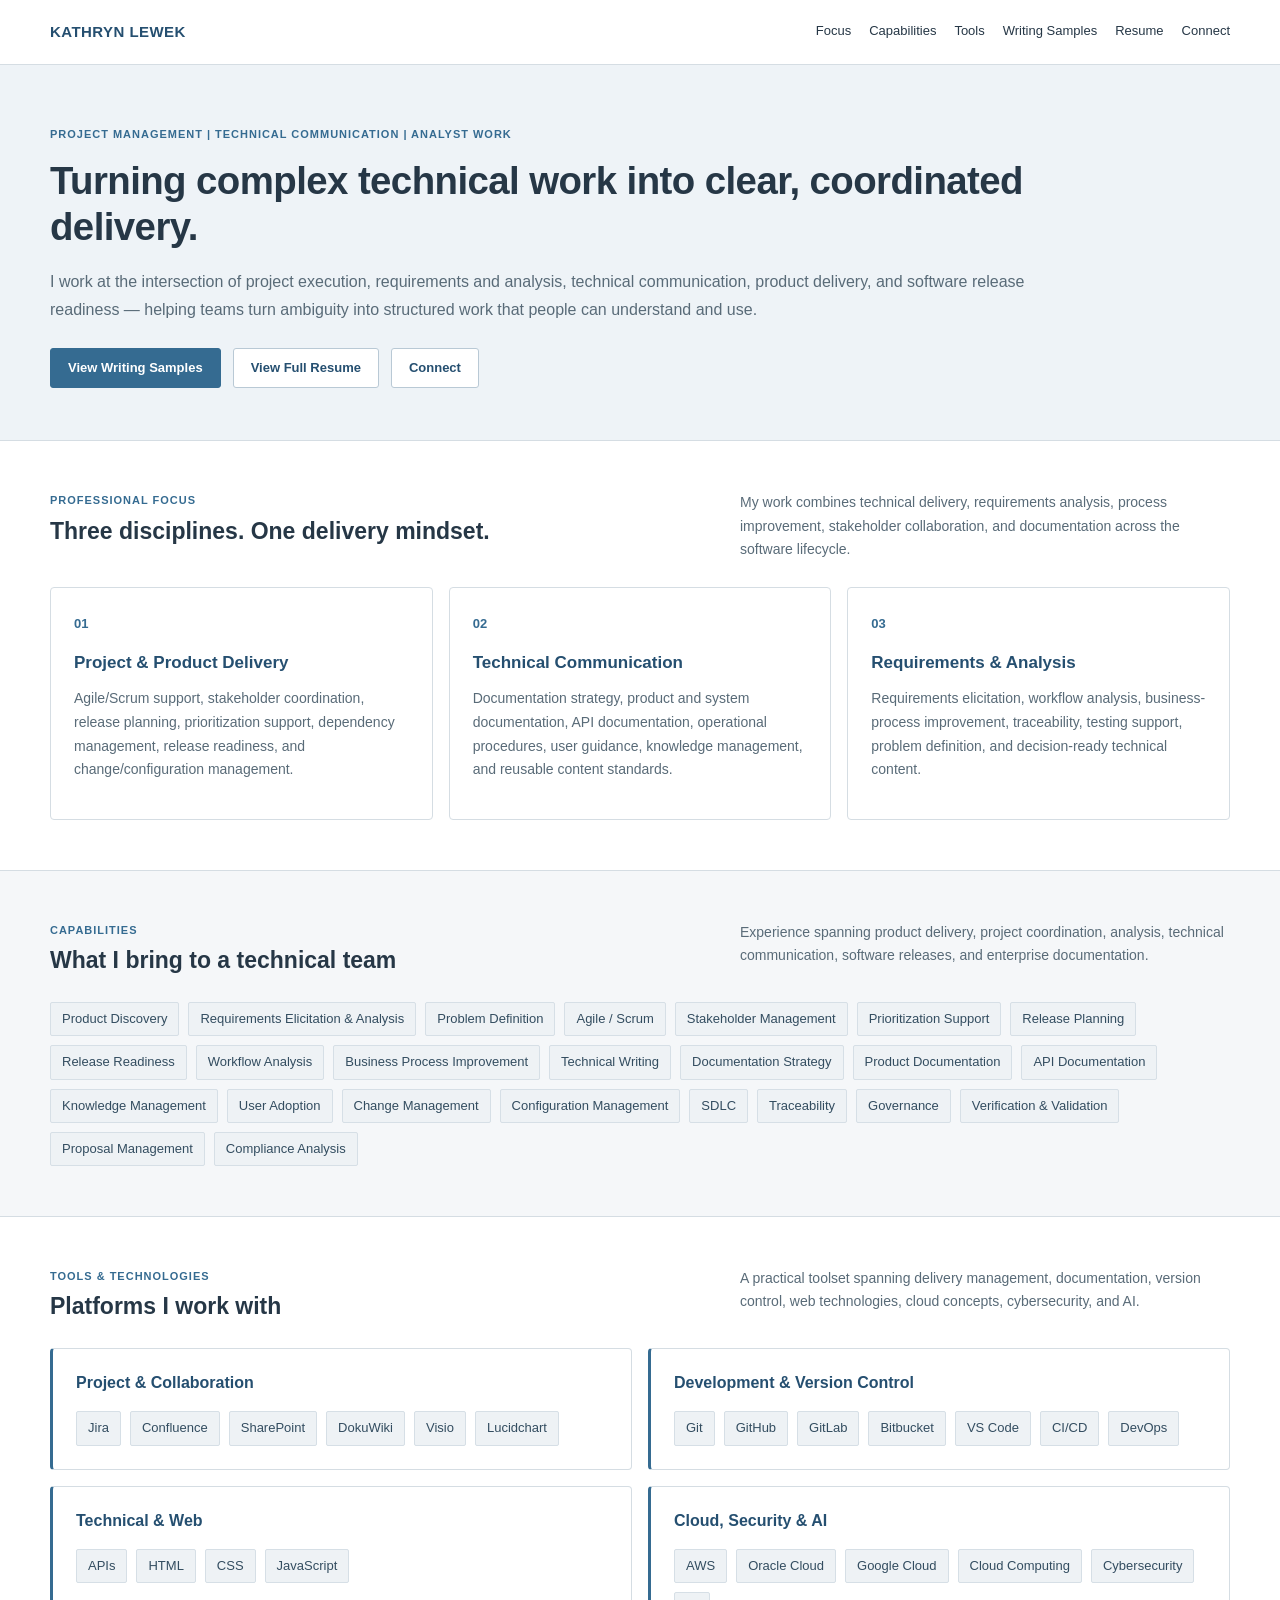
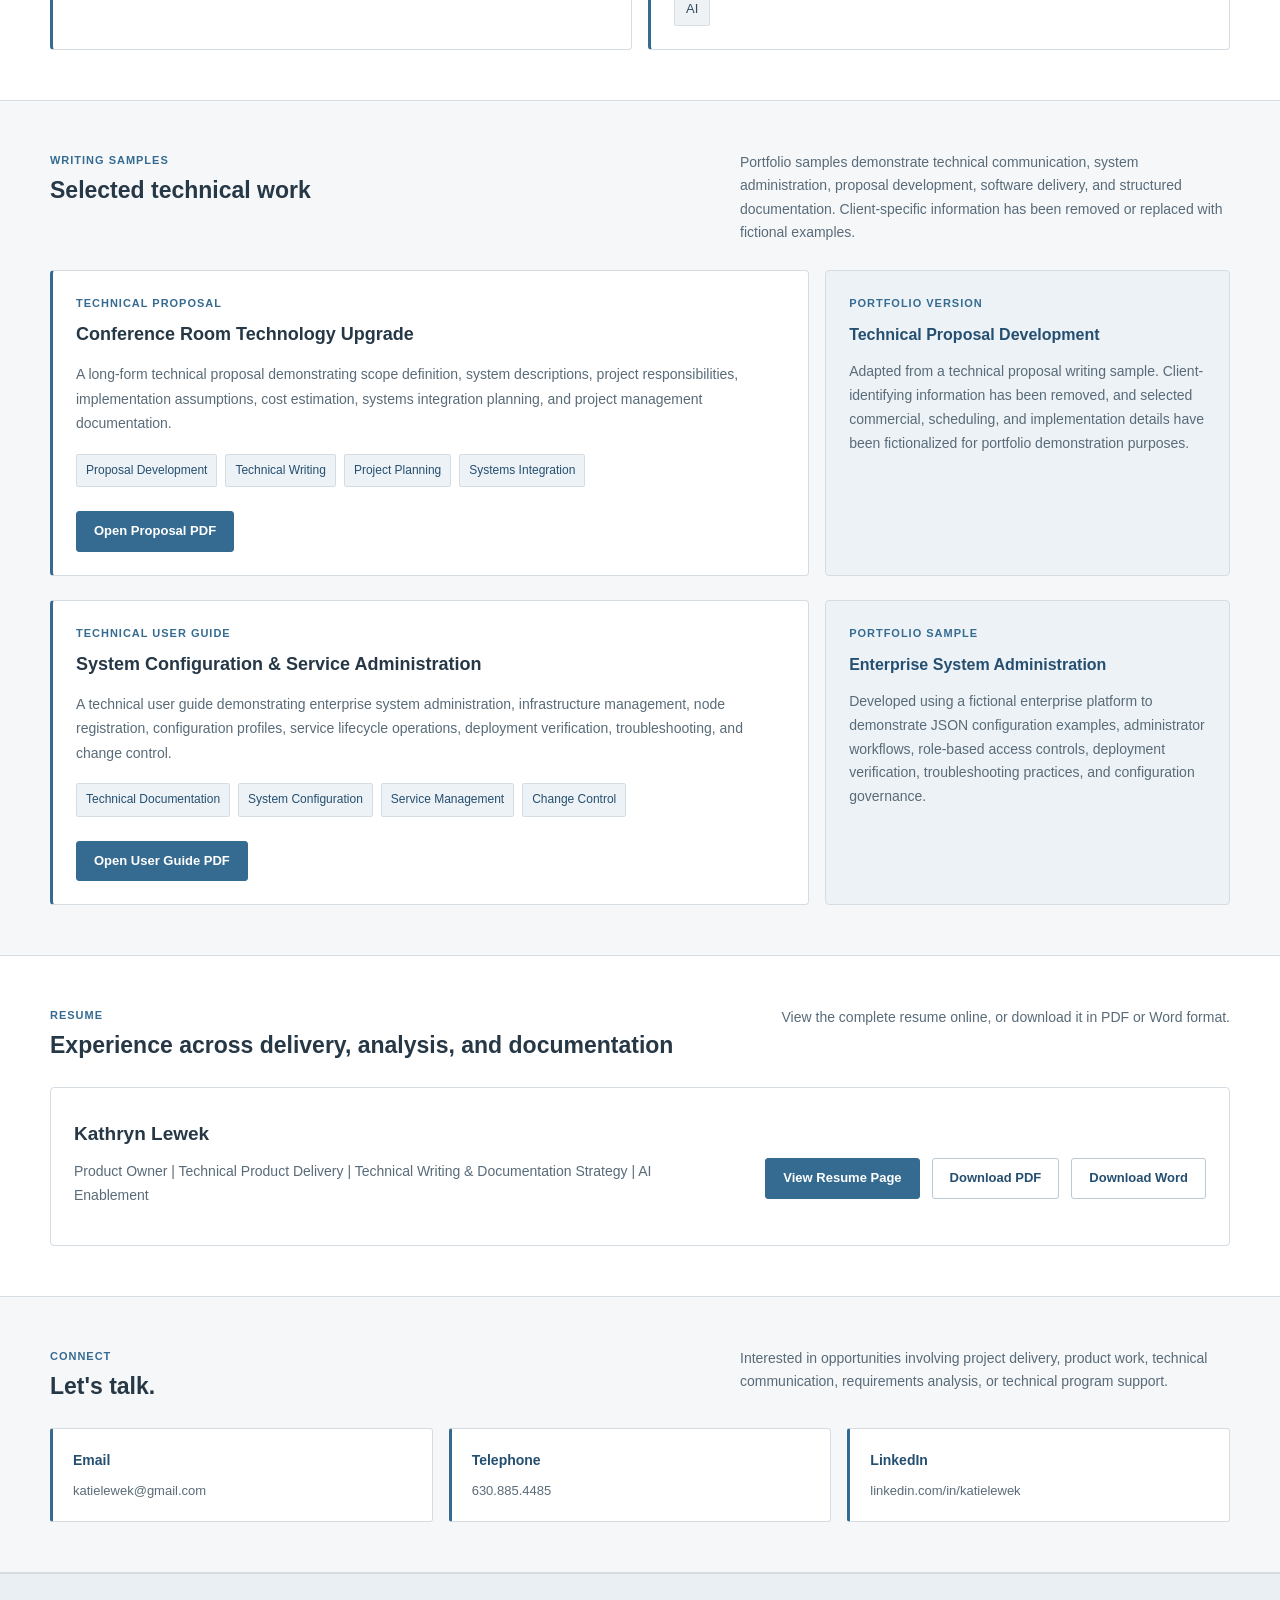
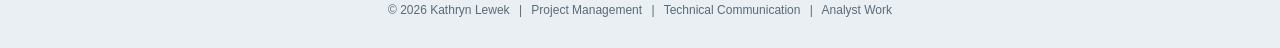
<file: index.html>
<!DOCTYPE html>
<html lang="en">

<head>
  <meta charset="UTF-8">
  <meta name="viewport"
        content="width=device-width, initial-scale=1.0">

  <meta name="description"
        content="Kathryn Lewek portfolio featuring project management, technical communication, requirements analysis, and technical writing.">

  <title>Kathryn Lewek | Professional Portfolio</title>

  <link rel="stylesheet" href="/styles.css?v=11">
</head>

<body>

<!-- =====================================
     NAVIGATION
===================================== -->

<nav class="nav">
  <div class="wrap navin">

    <a href="index.html" class="brand">
      KATHRYN LEWEK
    </a>

    <button class="menu-toggle"
            type="button"
            aria-label="Toggle navigation menu"
            aria-expanded="false"
            aria-controls="main-navigation">
      <span class="menu-symbol"
            aria-hidden="true">&#9776;</span>
      <span class="menu-label">Menu</span>
    </button>

    <div class="links" id="main-navigation">
      <a href="#focus">Focus</a>
      <a href="#capabilities">Capabilities</a>
      <a href="#tools">Tools</a>
      <a href="#samples">Writing Samples</a>
      <a href="resume.html">Resume</a>
      <a href="#connect">Connect</a>
    </div>

  </div>
</nav>


<!-- =====================================
     HERO
===================================== -->

<header class="hero">
  <div class="wrap">

    <div class="eyebrow">
      Project Management |
      Technical Communication |
      Analyst Work
    </div>

    <h1>
      Turning complex technical work into
      clear, coordinated delivery.
    </h1>

    <p class="lede">
      I work at the intersection of project execution,
      requirements and analysis, technical communication,
      product delivery, and software release readiness —
      helping teams turn ambiguity into structured work
      that people can understand and use.
    </p>

    <div class="actions">

      <a href="#samples" class="btn primary">
        View Writing Samples
      </a>

      <a href="resume.html" class="btn">
        View Full Resume
      </a>

      <a href="#connect" class="btn">
        Connect
      </a>

    </div>

  </div>
</header>


<main>

<!-- =====================================
     PROFESSIONAL FOCUS
===================================== -->

<section id="focus">
  <div class="wrap">

    <div class="sectionhead">
      <div>
        <div class="eyebrow">
          Professional Focus
        </div>

        <h2>
          Three disciplines. One delivery mindset.
        </h2>
      </div>

      <p>
        My work combines technical delivery,
        requirements analysis, process improvement,
        stakeholder collaboration, and documentation
        across the software lifecycle.
      </p>
    </div>

    <div class="grid3">

      <article class="card">
        <div class="card-icon">01</div>

        <h3>Project &amp; Product Delivery</h3>

        <p>
          Agile/Scrum support, stakeholder coordination,
          release planning, prioritization support,
          dependency management, release readiness,
          and change/configuration management.
        </p>
      </article>

      <article class="card">
        <div class="card-icon">02</div>

        <h3>Technical Communication</h3>

        <p>
          Documentation strategy, product and system
          documentation, API documentation, operational
          procedures, user guidance, knowledge management,
          and reusable content standards.
        </p>
      </article>

      <article class="card">
        <div class="card-icon">03</div>

        <h3>Requirements &amp; Analysis</h3>

        <p>
          Requirements elicitation, workflow analysis,
          business-process improvement, traceability,
          testing support, problem definition,
          and decision-ready technical content.
        </p>
      </article>

    </div>

  </div>
</section>


<!-- =====================================
     CAPABILITIES
===================================== -->

<section id="capabilities">
  <div class="wrap">

    <div class="sectionhead">
      <div>
        <div class="eyebrow">Capabilities</div>

        <h2>
          What I bring to a technical team
        </h2>
      </div>

      <p>
        Experience spanning product delivery,
        project coordination, analysis,
        technical communication, software releases,
        and enterprise documentation.
      </p>
    </div>

    <div class="pillbox">
      <span class="pill">Product Discovery</span>
      <span class="pill">Requirements Elicitation &amp; Analysis</span>
      <span class="pill">Problem Definition</span>
      <span class="pill">Agile / Scrum</span>
      <span class="pill">Stakeholder Management</span>
      <span class="pill">Prioritization Support</span>
      <span class="pill">Release Planning</span>
      <span class="pill">Release Readiness</span>
      <span class="pill">Workflow Analysis</span>
      <span class="pill">Business Process Improvement</span>
      <span class="pill">Technical Writing</span>
      <span class="pill">Documentation Strategy</span>
      <span class="pill">Product Documentation</span>
      <span class="pill">API Documentation</span>
      <span class="pill">Knowledge Management</span>
      <span class="pill">User Adoption</span>
      <span class="pill">Change Management</span>
      <span class="pill">Configuration Management</span>
      <span class="pill">SDLC</span>
      <span class="pill">Traceability</span>
      <span class="pill">Governance</span>
      <span class="pill">Verification &amp; Validation</span>
      <span class="pill">Proposal Management</span>
      <span class="pill">Compliance Analysis</span>
    </div>

  </div>
</section>


<!-- =====================================
     TOOLS & TECHNOLOGIES
===================================== -->

<section id="tools">
  <div class="wrap">

    <div class="sectionhead">
      <div>
        <div class="eyebrow">
          Tools &amp; Technologies
        </div>

        <h2>
          Platforms I work with
        </h2>
      </div>

      <p>
        A practical toolset spanning delivery management,
        documentation, version control, web technologies,
        cloud concepts, cybersecurity, and AI.
      </p>
    </div>

    <div class="tool-groups">

      <div class="tool-group card">
        <h3>Project &amp; Collaboration</h3>
        <div class="pillbox">
          <span class="pill">Jira</span>
          <span class="pill">Confluence</span>
          <span class="pill">SharePoint</span>
          <span class="pill">DokuWiki</span>
          <span class="pill">Visio</span>
          <span class="pill">Lucidchart</span>
        </div>
      </div>

      <div class="tool-group card">
        <h3>Development &amp; Version Control</h3>
        <div class="pillbox">
          <span class="pill">Git</span>
          <span class="pill">GitHub</span>
          <span class="pill">GitLab</span>
          <span class="pill">Bitbucket</span>
          <span class="pill">VS Code</span>
          <span class="pill">CI/CD</span>
          <span class="pill">DevOps</span>
        </div>
      </div>

      <div class="tool-group card">
        <h3>Technical &amp; Web</h3>
        <div class="pillbox">
          <span class="pill">APIs</span>
          <span class="pill">HTML</span>
          <span class="pill">CSS</span>
          <span class="pill">JavaScript</span>
        </div>
      </div>

      <div class="tool-group card">
        <h3>Cloud, Security &amp; AI</h3>
        <div class="pillbox">
          <span class="pill">AWS</span>
          <span class="pill">Oracle Cloud</span>
          <span class="pill">Google Cloud</span>
          <span class="pill">Cloud Computing</span>
          <span class="pill">Cybersecurity</span>
          <span class="pill">AI</span>
        </div>
      </div>

    </div>

  </div>
</section>


<!-- =====================================
     WRITING SAMPLES
===================================== -->

<section id="samples">
  <div class="wrap">

    <div class="sectionhead">
      <div>
        <div class="eyebrow">
          Writing Samples
        </div>

        <h2>
          Selected technical work
        </h2>
      </div>

      <p>
        Portfolio samples demonstrate technical communication,
        system administration, proposal development,
        software delivery, and structured documentation.
        Client-specific information has been removed
        or replaced with fictional examples.
      </p>
    </div>


    <!-- SAMPLE 1: TECHNICAL PROPOSAL -->

    <div class="sample">

      <article class="card sample-card">

        <div class="eyebrow">
          Technical Proposal
        </div>

        <h3>
          Conference Room Technology Upgrade
        </h3>

        <p>
          A long-form technical proposal demonstrating
          scope definition, system descriptions,
          project responsibilities, implementation assumptions,
          cost estimation, systems integration planning,
          and project management documentation.
        </p>

        <div class="sample-tags">
          <span>Proposal Development</span>
          <span>Technical Writing</span>
          <span>Project Planning</span>
          <span>Systems Integration</span>
        </div>

        <div class="actions">

          <a class="btn primary"
             href="downloads/Technical_Proposal_Writing_Sample.pdf"
             target="_blank"
             rel="noopener">
            Open Proposal PDF
          </a>

        </div>

      </article>

      <aside class="meta">

        <div class="eyebrow">
          Portfolio Version
        </div>

        <h3>
          Technical Proposal Development
        </h3>

        <p>
          Adapted from a technical proposal writing sample.
          Client-identifying information has been removed,
          and selected commercial, scheduling,
          and implementation details have been fictionalized
          for portfolio demonstration purposes.
        </p>

      </aside>

    </div>


    <!-- SAMPLE 2: SYSTEM CONFIGURATION GUIDE -->

    <div class="sample sample-spaced">

      <article class="card sample-card">

        <div class="eyebrow">
          Technical User Guide
        </div>

        <h3>
          System Configuration &amp; Service Administration
        </h3>

        <p>
          A technical user guide demonstrating
          enterprise system administration,
          infrastructure management, node registration,
          configuration profiles, service lifecycle operations,
          deployment verification, troubleshooting,
          and change control.
        </p>

        <div class="sample-tags">
          <span>Technical Documentation</span>
          <span>System Configuration</span>
          <span>Service Management</span>
          <span>Change Control</span>
        </div>

        <div class="actions">

          <a class="btn primary"
             href="downloads/System_Configuration_Technical_User_Guide.pdf"
             target="_blank"
             rel="noopener">
            Open User Guide PDF
          </a>

        </div>

      </article>

      <aside class="meta">

        <div class="eyebrow">
          Portfolio Sample
        </div>

        <h3>
          Enterprise System Administration
        </h3>

        <p>
          Developed using a fictional enterprise platform
          to demonstrate JSON configuration examples,
          administrator workflows, role-based access controls,
          deployment verification, troubleshooting practices,
          and configuration governance.
        </p>

      </aside>

    </div>

  </div>
</section>


<!-- =====================================
     RESUME
===================================== -->

<section id="resume">
  <div class="wrap">

    <div class="sectionhead">
      <div>
        <div class="eyebrow">Resume</div>

        <h2>
          Experience across delivery,
          analysis, and documentation
        </h2>
      </div>

      <p>
        View the complete resume online,
        or download it in PDF or Word format.
      </p>
    </div>

    <div class="card resume-card">

      <div>
        <h3>Kathryn Lewek</h3>

        <p class="resume-title">
          Product Owner |
          Technical Product Delivery |
          Technical Writing &amp; Documentation Strategy |
          AI Enablement
        </p>
      </div>

      <div class="actions">

        <a class="btn primary" href="resume.html">
          View Resume Page
        </a>

        <a class="btn"
           href="downloads/Kathryn_Lewek_Resume.pdf"
           download>
          Download PDF
        </a>

        <a class="btn"
           href="downloads/Kathryn_Lewek_Resume.docx"
           download>
          Download Word
        </a>

      </div>

    </div>

  </div>
</section>


<!-- =====================================
     CONTACT
===================================== -->

<section id="connect">
  <div class="wrap">

    <div class="sectionhead">
      <div>
        <div class="eyebrow">Connect</div>

        <h2>Let's talk.</h2>
      </div>

      <p>
        Interested in opportunities involving
        project delivery, product work,
        technical communication, requirements analysis,
        or technical program support.
      </p>
    </div>

    <div class="contactgrid">

      <a class="contact"
         href="mailto:katielewek@gmail.com">
        <strong>Email</strong>
        <span>katielewek@gmail.com</span>
      </a>

      <a class="contact"
         href="tel:+16308854485">
        <strong>Telephone</strong>
        <span>630.885.4485</span>
      </a>

      <a class="contact"
         href="https://www.linkedin.com/in/katielewek"
         target="_blank"
         rel="noopener">
        <strong>LinkedIn</strong>
        <span>linkedin.com/in/katielewek</span>
      </a>

    </div>

  </div>
</section>

</main>


<!-- =====================================
     FOOTER
===================================== -->

<footer class="footer">
  <div class="wrap">
    &copy; 2026 Kathryn Lewek
    <span class="footer-dot">|</span>
    Project Management
    <span class="footer-dot">|</span>
    Technical Communication
    <span class="footer-dot">|</span>
    Analyst Work
  </div>
</footer>


<!-- =====================================
     MOBILE MENU JAVASCRIPT
===================================== -->

<script>
document.addEventListener("DOMContentLoaded", function () {

  const menuButton = document.querySelector(".menu-toggle");
  const navigation = document.getElementById("main-navigation");

  if (!menuButton || !navigation) return;

  const symbol = menuButton.querySelector(".menu-symbol");
  const label = menuButton.querySelector(".menu-label");

  function closeMenu() {
    navigation.classList.remove("is-open");
    menuButton.setAttribute("aria-expanded", "false");
    symbol.textContent = "\u2630";
    label.textContent = "Menu";
  }

  menuButton.addEventListener("click", function () {
    const isOpen = navigation.classList.toggle("is-open");

    menuButton.setAttribute("aria-expanded", String(isOpen));
    symbol.textContent = isOpen ? "\u00D7" : "\u2630";
    label.textContent = isOpen ? "Close" : "Menu";
  });

  navigation.querySelectorAll("a").forEach(function (link) {
    link.addEventListener("click", closeMenu);
  });

  document.addEventListener("keydown", function (event) {
    if (event.key === "Escape") closeMenu();
  });

  window.addEventListener("resize", function () {
    if (window.innerWidth > 820) closeMenu();
  });

});
</script>

</body>
</html>
</file>
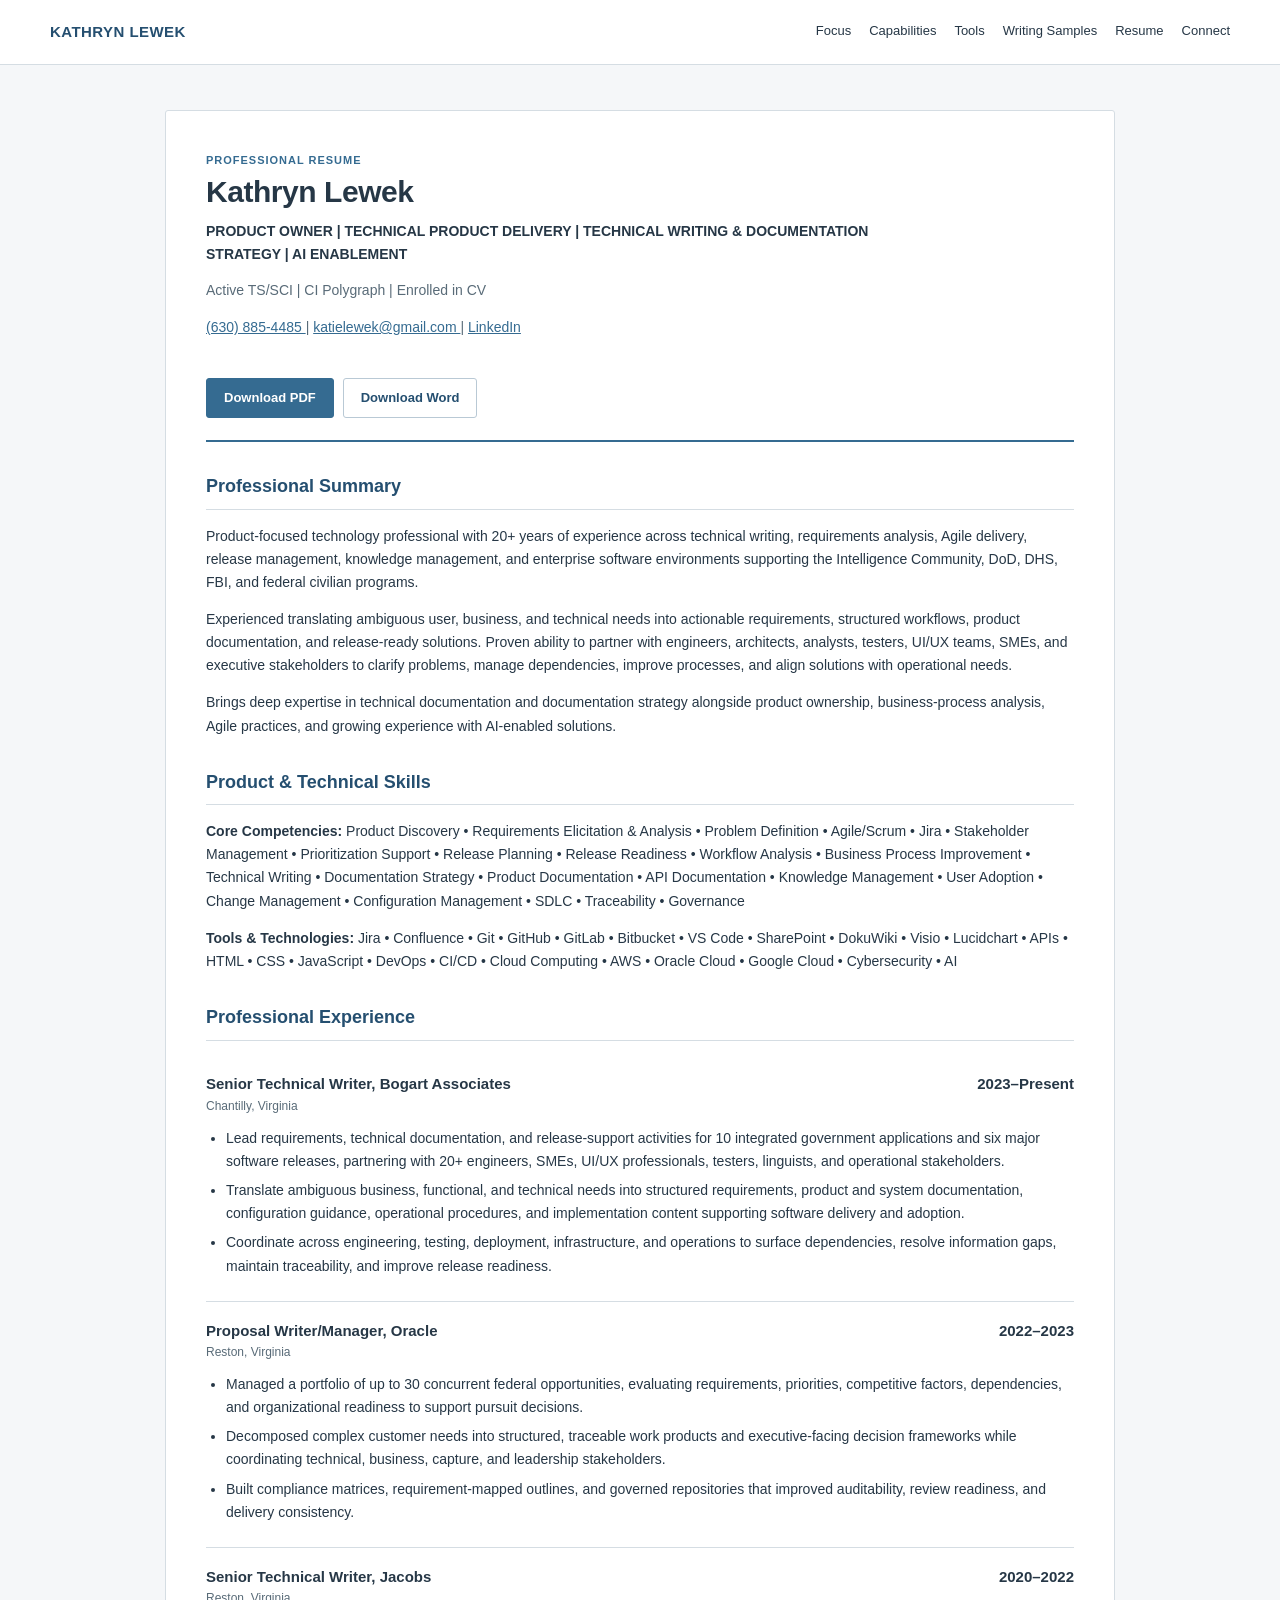
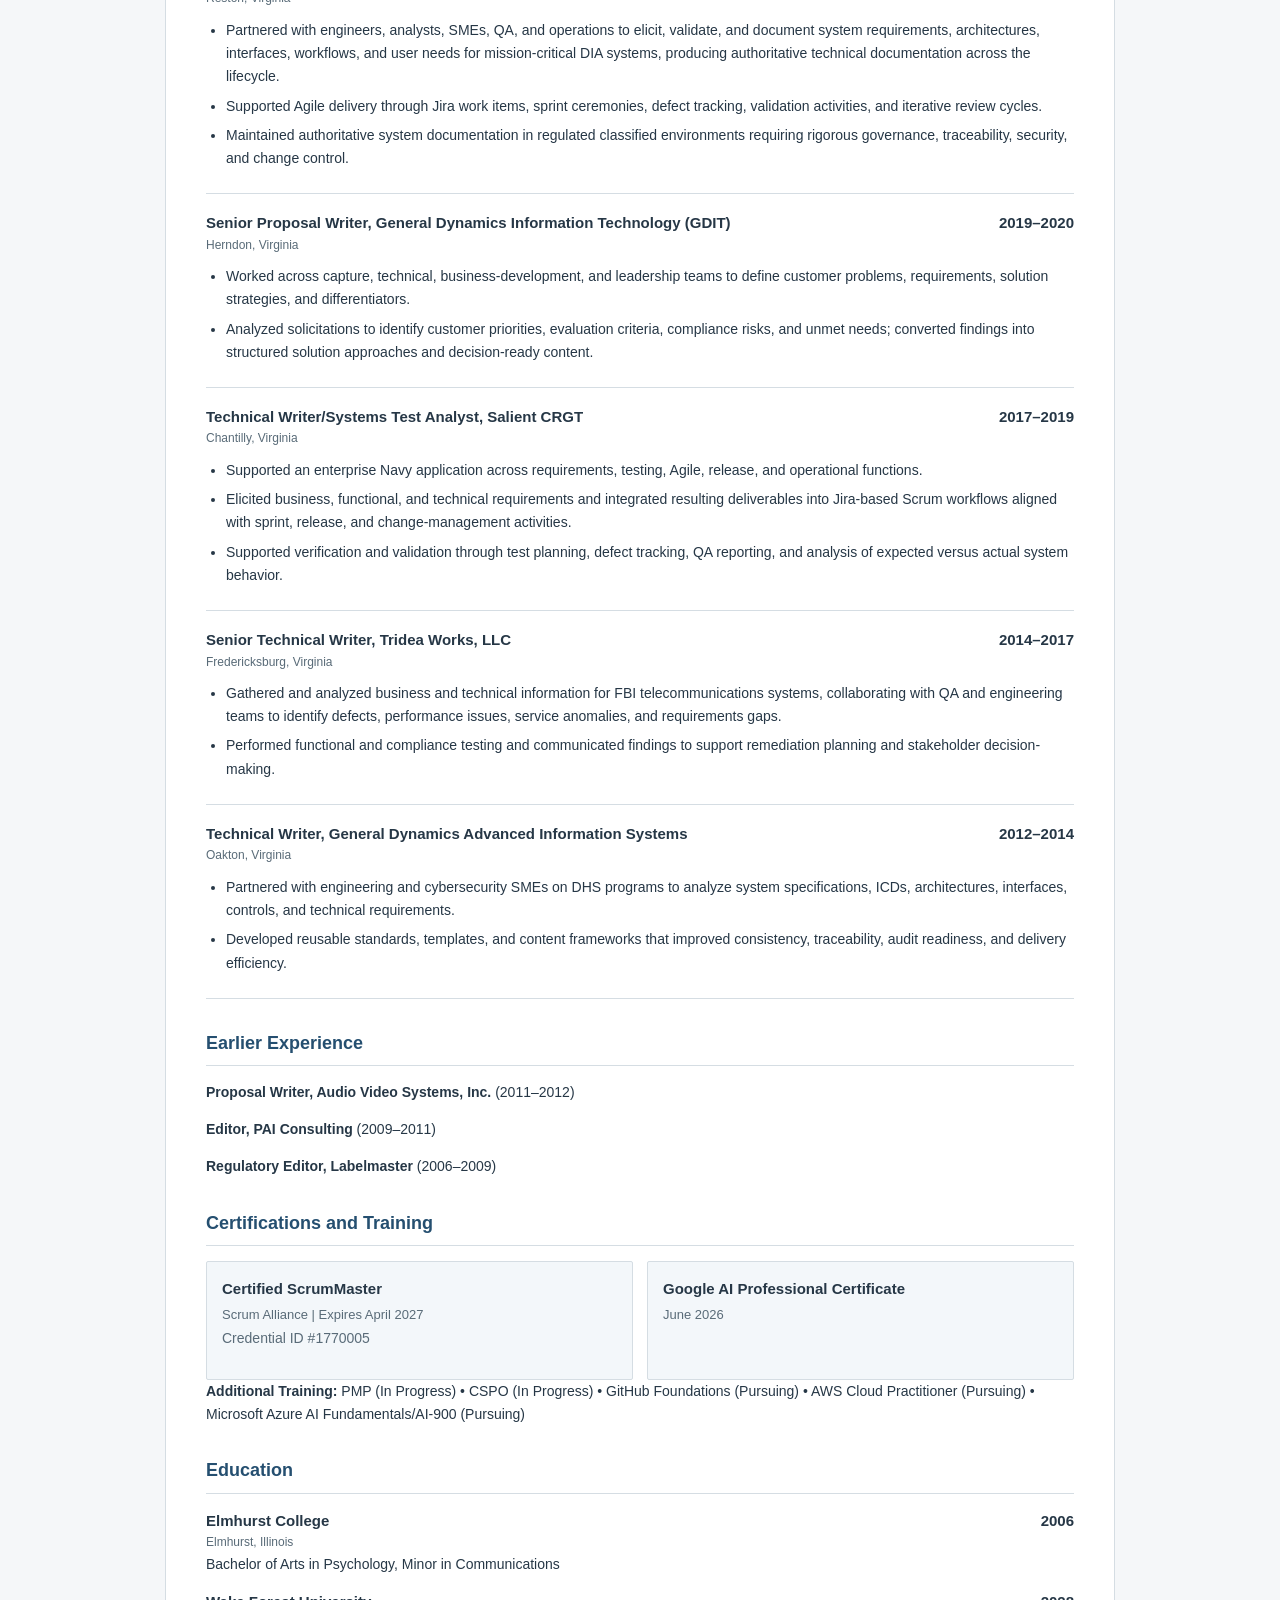
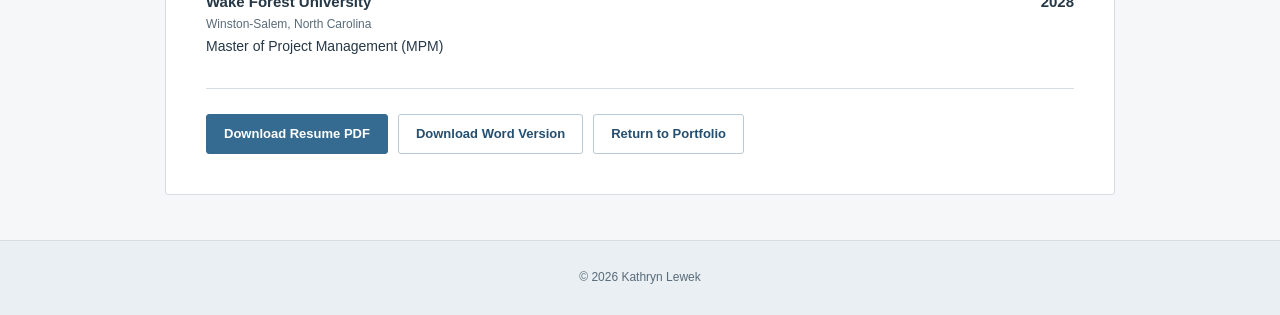
<file: resume.html>
<!DOCTYPE html>
<html lang="en">

<head>
  <meta charset="UTF-8">
  <meta name="viewport"
        content="width=device-width, initial-scale=1.0">

  <meta name="description"
        content="Kathryn Lewek professional resume.">

  <title>Kathryn Lewek | Resume</title>

  <link rel="stylesheet" href="/styles.css?v=11">
</head>

<body>

<!-- =====================================
     NAVIGATION
===================================== -->

<nav class="nav">
  <div class="wrap navin">

    <a href="index.html" class="brand">
      KATHRYN LEWEK
    </a>

    <button class="menu-toggle"
            type="button"
            aria-label="Toggle navigation menu"
            aria-expanded="false"
            aria-controls="main-navigation">
      <span class="menu-symbol"
            aria-hidden="true">&#9776;</span>
      <span class="menu-label">Menu</span>
    </button>

    <div class="links" id="main-navigation">
      <a href="index.html#focus">Focus</a>
      <a href="index.html#capabilities">Capabilities</a>
      <a href="index.html#tools">Tools</a>
      <a href="index.html#samples">Writing Samples</a>
      <a href="resume.html">Resume</a>
      <a href="index.html#connect">Connect</a>
    </div>

  </div>
</nav>


<main class="resume-page">
  <div class="wrap">
    <article class="resume-preview">

      <!-- RESUME HEADER -->

      <header class="resume-header">
        <div>

          <div class="eyebrow">
            Professional Resume
          </div>

          <h1 class="resume-name">
            Kathryn Lewek
          </h1>

          <p class="resume-headline">
            <strong>
              PRODUCT OWNER |
              TECHNICAL PRODUCT DELIVERY |
              TECHNICAL WRITING &amp; DOCUMENTATION STRATEGY |
              AI ENABLEMENT
            </strong>
          </p>

          <p class="small">
            Active TS/SCI | CI Polygraph | Enrolled in CV
          </p>

          <p class="small">
            <a href="tel:+16308854485">
              (630) 885-4485
            </a>
            |
            <a href="mailto:katielewek@gmail.com">
              katielewek@gmail.com
            </a>
            |
            <a href="https://www.linkedin.com/in/katielewek"
               target="_blank"
               rel="noopener">
              LinkedIn
            </a>
          </p>

        </div>

        <div class="downloads">

          <a class="btn primary"
             href="downloads/Kathryn_Lewek_Resume.pdf"
             download>
            Download PDF
          </a>

          <a class="btn"
             href="downloads/Kathryn_Lewek_Resume.docx"
             download>
            Download Word
          </a>

        </div>
      </header>


      <!-- PROFESSIONAL SUMMARY -->

      <h2>Professional Summary</h2>

      <p>
        Product-focused technology professional with 20+ years
        of experience across technical writing,
        requirements analysis, Agile delivery,
        release management, knowledge management,
        and enterprise software environments supporting
        the Intelligence Community, DoD, DHS, FBI,
        and federal civilian programs.
      </p>

      <p>
        Experienced translating ambiguous user, business,
        and technical needs into actionable requirements,
        structured workflows, product documentation,
        and release-ready solutions. Proven ability to
        partner with engineers, architects, analysts,
        testers, UI/UX teams, SMEs, and executive stakeholders
        to clarify problems, manage dependencies,
        improve processes, and align solutions with
        operational needs.
      </p>

      <p>
        Brings deep expertise in technical documentation
        and documentation strategy alongside product ownership,
        business-process analysis, Agile practices,
        and growing experience with AI-enabled solutions.
      </p>


      <!-- PRODUCT AND TECHNICAL SKILLS -->

      <h2>Product &amp; Technical Skills</h2>

      <p>
        <strong>Core Competencies:</strong>
        Product Discovery •
        Requirements Elicitation &amp; Analysis •
        Problem Definition •
        Agile/Scrum •
        Jira •
        Stakeholder Management •
        Prioritization Support •
        Release Planning •
        Release Readiness •
        Workflow Analysis •
        Business Process Improvement •
        Technical Writing •
        Documentation Strategy •
        Product Documentation •
        API Documentation •
        Knowledge Management •
        User Adoption •
        Change Management •
        Configuration Management •
        SDLC •
        Traceability •
        Governance
      </p>

      <p>
        <strong>Tools &amp; Technologies:</strong>
        Jira •
        Confluence •
        Git •
        GitHub •
        GitLab •
        Bitbucket •
        VS Code •
        SharePoint •
        DokuWiki •
        Visio •
        Lucidchart •
        APIs •
        HTML •
        CSS •
        JavaScript •
        DevOps •
        CI/CD •
        Cloud Computing •
        AWS •
        Oracle Cloud •
        Google Cloud •
        Cybersecurity •
        AI
      </p>


      <!-- PROFESSIONAL EXPERIENCE -->

      <h2>Professional Experience</h2>


      <!-- BOGART ASSOCIATES -->

      <div class="role">

        <div class="topline">
          <div>
            <strong>
              Senior Technical Writer, Bogart Associates
            </strong>
            <span class="small">
              Chantilly, Virginia
            </span>
          </div>
          <strong>2023–Present</strong>
        </div>

        <ul>
          <li>
            Lead requirements, technical documentation,
            and release-support activities for 10 integrated
            government applications and six major software releases,
            partnering with 20+ engineers, SMEs, UI/UX professionals,
            testers, linguists, and operational stakeholders.
          </li>

          <li>
            Translate ambiguous business, functional, and
            technical needs into structured requirements,
            product and system documentation, configuration
            guidance, operational procedures, and implementation
            content supporting software delivery and adoption.
          </li>

          <li>
            Coordinate across engineering, testing, deployment,
            infrastructure, and operations to surface dependencies,
            resolve information gaps, maintain traceability,
            and improve release readiness.
          </li>
          
        </ul>

      </div>


      <!-- ORACLE -->

      <div class="role">

        <div class="topline">
          <div>
            <strong>
              Proposal Writer/Manager, Oracle
            </strong>
            <span class="small">
              Reston, Virginia
            </span>
          </div>
          <strong>2022–2023</strong>
        </div>

        <ul>
          <li>
            Managed a portfolio of up to 30 concurrent
            federal opportunities, evaluating requirements,
            priorities, competitive factors, dependencies,
            and organizational readiness to support
            pursuit decisions.
          </li>

          <li>
            Decomposed complex customer needs into structured,
            traceable work products and executive-facing
            decision frameworks while coordinating technical,
            business, capture, and leadership stakeholders.
          </li>

          <li>
            Built compliance matrices, requirement-mapped outlines,
            and governed repositories that improved auditability,
            review readiness, and delivery consistency.
          </li>
        </ul>

      </div>


      <!-- JACOBS -->

      <div class="role">

        <div class="topline">
          <div>
            <strong>
              Senior Technical Writer, Jacobs
            </strong>
            <span class="small">
              Reston, Virginia
            </span>
          </div>
          <strong>2020–2022</strong>
        </div>

        <ul>
          <li>
            Partnered with engineers, analysts, SMEs, QA,
            and operations to elicit, validate, and document
            system requirements, architectures, interfaces,
            workflows, and user needs for mission-critical
            DIA systems, producing authoritative technical
            documentation across the lifecycle.
          </li>

          <li>
            Supported Agile delivery through Jira work items,
            sprint ceremonies, defect tracking,
            validation activities, and iterative review cycles.
          </li>

          <li>
            Maintained authoritative system documentation
            in regulated classified environments requiring
            rigorous governance, traceability, security,
            and change control.
          </li>
        </ul>

      </div>


      <!-- GDIT -->

      <div class="role">

        <div class="topline">
          <div>
            <strong>
              Senior Proposal Writer,
              General Dynamics Information Technology (GDIT)
            </strong>
            <span class="small">
              Herndon, Virginia
            </span>
          </div>
          <strong>2019–2020</strong>
        </div>

        <ul>
          <li>
            Worked across capture, technical,
            business-development, and leadership teams
            to define customer problems, requirements,
            solution strategies, and differentiators.
          </li>

          <li>
            Analyzed solicitations to identify customer
            priorities, evaluation criteria, compliance risks,
            and unmet needs; converted findings into structured
            solution approaches and decision-ready content.
          </li>
        </ul>

      </div>


      <!-- SALIENT CRGT -->

      <div class="role">

        <div class="topline">
          <div>
            <strong>
              Technical Writer/Systems Test Analyst,
              Salient CRGT
            </strong>
            <span class="small">
              Chantilly, Virginia
            </span>
          </div>
          <strong>2017–2019</strong>
        </div>

        <ul>
          <li>
            Supported an enterprise Navy application
            across requirements, testing, Agile, release,
            and operational functions.
          </li>

          <li>
            Elicited business, functional, and technical
            requirements and integrated resulting deliverables
            into Jira-based Scrum workflows aligned with sprint,
            release, and change-management activities.
          </li>

          <li>
            Supported verification and validation through
            test planning, defect tracking, QA reporting,
            and analysis of expected versus actual system behavior.
          </li>
        </ul>

      </div>


      <!-- TRIDEA WORKS -->

      <div class="role">

        <div class="topline">
          <div>
            <strong>
              Senior Technical Writer, Tridea Works, LLC
            </strong>
            <span class="small">
              Fredericksburg, Virginia
            </span>
          </div>
          <strong>2014–2017</strong>
        </div>

        <ul>
          <li>
            Gathered and analyzed business and technical
            information for FBI telecommunications systems,
            collaborating with QA and engineering teams
            to identify defects, performance issues,
            service anomalies, and requirements gaps.
          </li>

          <li>
            Performed functional and compliance testing
            and communicated findings to support remediation
            planning and stakeholder decision-making.
          </li>
        </ul>

      </div>


      <!-- GENERAL DYNAMICS AIS -->

      <div class="role">

        <div class="topline">
          <div>
            <strong>
              Technical Writer,
              General Dynamics Advanced Information Systems
            </strong>
            <span class="small">
              Oakton, Virginia
            </span>
          </div>
          <strong>2012–2014</strong>
        </div>

        <ul>
          <li>
            Partnered with engineering and cybersecurity SMEs
            on DHS programs to analyze system specifications,
            ICDs, architectures, interfaces, controls,
            and technical requirements.
          </li>

          <li>
            Developed reusable standards, templates,
            and content frameworks that improved consistency,
            traceability, audit readiness, and delivery efficiency.
          </li>
        </ul>

      </div>


      <!-- EARLIER EXPERIENCE -->

      <h2>Earlier Experience</h2>

      <p>
        <strong>Proposal Writer, Audio Video Systems, Inc.</strong>
        (2011–2012)
      </p>

      <p>
        <strong>Editor, PAI Consulting</strong>
        (2009–2011)
      </p>

      <p>
        <strong>Regulatory Editor, Labelmaster</strong>
        (2006–2009)
      </p>


      <!-- CERTIFICATIONS -->

      <h2>Certifications and Training</h2>

      <div class="resume-grid">

        <div class="resume-item">
          <strong>
            Certified ScrumMaster
          </strong>
          <span>
            Scrum Alliance | Expires April 2027
          </span>
          <p class="small">
            Credential ID #1770005
          </p>
        </div>

        <div class="resume-item">
          <strong>
            Google AI Professional Certificate
          </strong>
          <span>
            June 2026
          </span>
        </div>

      </div>

      <p>
        <strong>Additional Training:</strong>
        PMP (In Progress) •
        CSPO (In Progress) •
        GitHub Foundations (Pursuing) •
        AWS Cloud Practitioner (Pursuing) •
        Microsoft Azure AI Fundamentals/AI-900 (Pursuing)
      </p>


      <!-- EDUCATION -->

      <h2>Education</h2>

      <div class="education-item">
        <div>
          <strong>Elmhurst College</strong>
          <span class="small">
            Elmhurst, Illinois
          </span>
        </div>
        <strong>2006</strong>
      </div>

      <p>
        Bachelor of Arts in Psychology,
        Minor in Communications
      </p>

      <div class="education-item">
        <div>
          <strong>Wake Forest University</strong>
          <span class="small">
            Winston-Salem, North Carolina
          </span>
        </div>
        <strong>2028</strong>
      </div>

      <p>
        Master of Project Management (MPM)
      </p>


      <!-- DOWNLOADS -->

      <div class="resume-bottom">

        <a class="btn primary"
           href="downloads/Kathryn_Lewek_Resume.pdf"
           download>
          Download Resume PDF
        </a>

        <a class="btn"
           href="downloads/Kathryn_Lewek_Resume.docx"
           download>
          Download Word Version
        </a>

        <a class="btn" href="index.html">
          Return to Portfolio
        </a>

      </div>

    </article>
  </div>
</main>


<!-- FOOTER -->

<footer class="footer">
  <div class="wrap">
    &copy; 2026 Kathryn Lewek
  </div>
</footer>


<!-- MOBILE MENU JAVASCRIPT -->

<script>
document.addEventListener("DOMContentLoaded", function () {

  const menuButton = document.querySelector(".menu-toggle");
  const navigation = document.getElementById("main-navigation");

  if (!menuButton || !navigation) return;

  const symbol = menuButton.querySelector(".menu-symbol");
  const label = menuButton.querySelector(".menu-label");

  function closeMenu() {
    navigation.classList.remove("is-open");
    menuButton.setAttribute("aria-expanded", "false");
    symbol.textContent = "\u2630";
    label.textContent = "Menu";
  }

  menuButton.addEventListener("click", function () {
    const isOpen = navigation.classList.toggle("is-open");

    menuButton.setAttribute("aria-expanded", String(isOpen));
    symbol.textContent = isOpen ? "\u00D7" : "\u2630";
    label.textContent = isOpen ? "Close" : "Menu";
  });

  navigation.querySelectorAll("a").forEach(function (link) {
    link.addEventListener("click", closeMenu);
  });

  document.addEventListener("keydown", function (event) {
    if (event.key === "Escape") closeMenu();
  });

  window.addEventListener("resize", function () {
    if (window.innerWidth > 820) closeMenu();
  });

});
</script>

</body>
</html>
</file>
<file: styles.css>
/* =========================================
   KATHRYN LEWEK PORTFOLIO
   PROFESSIONAL BLUE / GRAY DESIGN
========================================= */

/* COLORS */

:root {
  --ink: #263746;
  --muted: #596b78;
  --paper: #f5f7f9;
  --card: #ffffff;

  --blue: #356b91;
  --blue-dark: #254f70;
  --blue-light: #eaf1f6;
  --blue-soft: #f3f7fa;

  --line: #d5dde3;
}


/* =========================================
   GENERAL
========================================= */

* {
  box-sizing: border-box;
}

html {
  scroll-behavior: smooth;
  scroll-padding-top: 85px;
}

body {
  margin: 0;
  padding: 0;

  font-family: Arial, Helvetica, sans-serif;
  font-size: 15px;
  font-weight: 400;
  line-height: 1.65;

  color: var(--ink);
  background: var(--paper);
}

a {
  color: var(--blue);
}

a:hover {
  color: var(--blue-dark);
}

p {
  margin: 0 0 14px;
}

.wrap {
  width: min(1180px, calc(100% - 48px));
  margin: 0 auto;
}


/* =========================================
   DESKTOP NAVIGATION
========================================= */

.nav {
  position: sticky;
  top: 0;
  z-index: 100;

  background: #ffffff;
  border-bottom: 1px solid var(--line);
}

.navin {
  display: flex;
  align-items: center;
  justify-content: space-between;

  min-height: 64px;
  gap: 20px;
}

.brand {
  font-size: 15px;
  font-weight: 700;
  letter-spacing: 0.03em;

  color: var(--blue-dark);
  text-decoration: none;
  white-space: nowrap;
}

.links {
  display: flex;
  align-items: center;
  flex-wrap: wrap;
  gap: 18px;
}

.links a {
  font-size: 13px;
  font-weight: 400;

  color: var(--ink);
  text-decoration: none;

  padding: 8px 0;
  border-bottom: 2px solid transparent;
}

.links a:hover {
  color: var(--blue);
  border-bottom-color: var(--blue);
}


/* =========================================
   HAMBURGER BUTTON
   HIDDEN ON DESKTOP
========================================= */

.menu-toggle {
  display: none;

  align-items: center;
  justify-content: center;
  gap: 8px;

  padding: 8px 12px;

  font-family: Arial, Helvetica, sans-serif;
  font-size: 13px;
  font-weight: 600;

  color: var(--blue-dark);
  background: #ffffff;

  border: 1px solid #b9c9d5;
  border-radius: 3px;

  cursor: pointer;
}

.menu-symbol {
  font-size: 20px;
  line-height: 1;
}

.menu-label {
  font-size: 13px;
}


/* =========================================
   HERO
========================================= */

.hero {
  position: relative;

  padding: 60px 0 52px;

  background: #eef3f7;
  border-bottom: 1px solid var(--line);
}

.hero::before,
.hero::after {
  display: none;
  content: none;
}

.eyebrow {
  font-size: 11px;
  font-weight: 700;
  letter-spacing: 0.09em;
  text-transform: uppercase;
  color: var(--blue);
}

h1 {
  font-size: clamp(28px, 3vw, 39px);
  font-weight: 600;
  line-height: 1.2;
  letter-spacing: -0.015em;

  margin: 15px 0 18px;
  max-width: 1100px;
}

.lede {
  font-size: 16px;
  line-height: 1.75;
  color: var(--muted);
  max-width: 1000px;
}


/* =========================================
   BUTTONS
========================================= */

.actions {
  display: flex;
  align-items: center;
  flex-wrap: wrap;
  gap: 12px;
  margin-top: 24px;
}

.btn {
  display: inline-flex;
  align-items: center;
  justify-content: center;

  padding: 10px 17px;

  font-family: Arial, Helvetica, sans-serif;
  font-size: 13px;
  font-weight: 600;
  line-height: 1.4;

  color: var(--blue-dark);
  background: #ffffff;

  border: 1px solid #b9c9d5;
  border-radius: 3px;

  text-decoration: none;
  transition: background 0.15s ease;
}

.btn.primary {
  background: var(--blue);
  color: #ffffff;
  border-color: var(--blue);
}

.btn.primary:hover {
  background: var(--blue-dark);
  color: #ffffff;
}

.btn:hover {
  background: var(--blue-light);
  color: var(--blue-dark);
}


/* =========================================
   MAIN SECTIONS
========================================= */

section {
  padding: 50px 0;
  border-bottom: 1px solid var(--line);
}

section:nth-of-type(odd) {
  background: #ffffff;
}

section:nth-of-type(even) {
  background: var(--paper);
}

.sectionhead {
  display: flex;
  justify-content: space-between;
  align-items: flex-start;

  gap: 35px;
  margin-bottom: 26px;
}

.sectionhead > div {
  flex: 1;
}

.sectionhead h2 {
  font-size: 23px;
  font-weight: 600;
  line-height: 1.3;
  margin: 7px 0 0;
}

.sectionhead p {
  font-size: 14px;
  line-height: 1.65;
  color: var(--muted);

  max-width: 490px;
  margin: 0;
}


/* =========================================
   PROFESSIONAL FOCUS
========================================= */

.grid3 {
  display: grid;
  grid-template-columns: repeat(3, minmax(0, 1fr));
  gap: 16px;
}

.card {
  background: var(--card);
  border: 1px solid var(--line);
  border-radius: 4px;

  padding: 23px;
  box-shadow: none;
}

.card h3 {
  font-size: 17px;
  font-weight: 600;
  line-height: 1.4;
  color: var(--blue-dark);

  margin: 10px 0 12px;
}

.card p {
  font-size: 14px;
  line-height: 1.7;
  color: var(--muted);
}

.card-icon {
  display: inline-block;

  width: auto;
  height: auto;

  padding-bottom: 7px;

  background: transparent;
  color: var(--blue);

  font-size: 13px;
  font-weight: 700;
  border-radius: 0;
}


/* =========================================
   CAPABILITIES
========================================= */

.pillbox {
  display: flex;
  flex-wrap: wrap;
  gap: 9px;
}

.pill {
  display: inline-block;

  padding: 7px 11px;

  background: #eef2f5;
  color: #334d60;

  border: 1px solid #d6dfe6;
  border-radius: 2px;

  font-size: 13px;
  font-weight: 400;
  line-height: 1.4;
}


/* =========================================
   TOOLS
========================================= */

.tool-groups {
  display: grid;
  grid-template-columns: repeat(2, minmax(0, 1fr));
  gap: 16px;
}

.tool-group {
  border-left: 3px solid var(--blue);
}

.tool-group h3 {
  font-size: 16px;
  font-weight: 600;
  color: var(--blue-dark);

  margin: 0 0 17px;
}


/* =========================================
   WRITING SAMPLES
========================================= */

.sample {
  display: grid;
  grid-template-columns: minmax(0, 1.5fr) minmax(0, 0.8fr);

  gap: 16px;
  align-items: stretch;
}

.sample-spaced {
  margin-top: 24px;
}

.sample-card {
  border-left: 3px solid var(--blue);
}

.sample-card h3 {
  font-size: 18px;
  font-weight: 600;
  color: var(--ink);

  margin: 10px 0 15px;
}

.sample-card p {
  font-size: 14px;
  line-height: 1.75;
}

.sample-tags {
  display: flex;
  flex-wrap: wrap;

  gap: 8px;
  margin-top: 18px;
}

.sample-tags span {
  padding: 6px 9px;

  background: #edf2f6;
  color: var(--blue-dark);

  border: 1px solid var(--line);
  border-radius: 2px;

  font-size: 12px;
  font-weight: 400;
}

.meta {
  background: #edf2f6;

  border: 1px solid var(--line);
  border-radius: 4px;

  padding: 23px;
}

.meta h3 {
  font-size: 16px;
  font-weight: 600;
  color: var(--blue-dark);

  margin: 10px 0 12px;
}

.meta p {
  font-size: 14px;
  line-height: 1.7;
  color: var(--muted);
}


/* =========================================
   RESUME HOMEPAGE SECTION
========================================= */

.resume-card {
  display: flex;
  justify-content: space-between;
  align-items: center;

  gap: 30px;
}

.resume-card h3 {
  font-size: 19px;
  font-weight: 600;
  color: var(--ink);
}

.resume-title {
  font-size: 14px;
  line-height: 1.7;
  color: var(--muted);
  max-width: 650px;
}


/* =========================================
   CONTACT
========================================= */

.contactgrid {
  display: grid;
  grid-template-columns: repeat(3, minmax(0, 1fr));
  gap: 16px;
}

.contact {
  display: block;

  padding: 20px;

  background: #ffffff;
  color: var(--ink);

  border: 1px solid var(--line);
  border-left: 3px solid var(--blue);
  border-radius: 3px;

  text-decoration: none;
}

.contact:hover {
  background: var(--blue-soft);
  border-color: #b8cbd9;
  border-left-color: var(--blue);
}

.contact strong {
  display: block;
  font-size: 14px;
  font-weight: 600;
  color: var(--blue-dark);

  margin-bottom: 8px;
}

.contact span {
  display: block;

  font-size: 13px;
  color: var(--muted);

  overflow-wrap: anywhere;
}


/* =========================================
   RESUME PAGE
========================================= */

.resume-page {
  padding: 45px 0;
}

.resume-preview {
  max-width: 950px;
  margin: 0 auto;

  background: #ffffff;
  border: 1px solid var(--line);
  border-radius: 3px;

  padding: 40px;
}

.resume-header {
  display: flex;
  justify-content: space-between;
  align-items: flex-start;
  flex-wrap: wrap;

  gap: 25px;
  padding-bottom: 22px;

  border-bottom: 2px solid var(--blue);
}

.resume-name {
  font-size: 30px;
  font-weight: 600;

  margin: 5px 0 10px;
}

.resume-headline {
  max-width: 700px;

  font-size: 13px;
  line-height: 1.6;
}

.resume-preview h2 {
  font-size: 18px;
  font-weight: 600;
  color: var(--blue-dark);

  margin-top: 30px;
  padding-bottom: 7px;

  border-bottom: 1px solid var(--line);
}

.resume-preview p {
  font-size: 14px;
}

.role {
  padding: 17px 0;
  border-bottom: 1px solid var(--line);
}

.role strong {
  display: block;
}

.role ul {
  margin: 10px 0 0;
  padding-left: 20px;
}

.role li {
  font-size: 14px;
  line-height: 1.65;
  margin: 6px 0;
}

.small {
  display: block;
  font-size: 12px;
  color: var(--muted);
}

.topline {
  display: flex;
  justify-content: space-between;
  align-items: flex-start;
  gap: 20px;
}

.downloads {
  display: flex;
  flex-wrap: wrap;
  gap: 9px;
}

.resume-grid {
  display: grid;
  grid-template-columns: repeat(2, minmax(0, 1fr));
  gap: 14px;
}

.resume-item {
  background: var(--blue-soft);
  border: 1px solid var(--line);
  border-radius: 2px;

  padding: 15px;
}

.resume-item strong,
.education-item strong {
  display: block;
}

.resume-item span {
  font-size: 13px;
  color: var(--muted);
}

.education-item {
  display: flex;
  justify-content: space-between;
  gap: 18px;
}

.resume-bottom {
  display: flex;
  flex-wrap: wrap;
  gap: 10px;

  padding-top: 25px;
  margin-top: 30px;

  border-top: 1px solid var(--line);
}


/* =========================================
   FOOTER
========================================= */

.footer {
  padding: 27px 0;

  background: #e9eff3;
  border-top: 1px solid var(--line);

  color: var(--muted);
  font-size: 12px;
  text-align: center;
}

.footer-dot {
  padding: 0 6px;
}


/* =========================================
   TABLETS
========================================= */

@media (max-width: 1000px) {

  .grid3 {
    grid-template-columns: repeat(2, minmax(0, 1fr));
  }

  .resume-card {
    flex-direction: column;
    align-items: flex-start;
  }

}


/* =========================================
   MOBILE NAVIGATION & LAYOUT
========================================= */

@media (max-width: 820px) {

  html {
    scroll-padding-top: 75px;
  }

  .wrap {
    width: calc(100% - 32px);
  }

  /* Navigation row */

  .navin {
    flex-wrap: wrap;
    justify-content: space-between;
    align-items: center;

    min-height: 62px;
    gap: 0;
  }

  .brand {
    font-size: 14px;
  }

  /* Show hamburger menu */

  .menu-toggle {
    display: inline-flex;
    margin-left: auto;
  }

  /* Hide desktop links */

  .nav .links {
    display: none;

    flex-direction: column;
    align-items: stretch;

    width: 100%;
    gap: 0;

    padding: 8px 0;
    margin: 0;

    border-top: 1px solid var(--line);
  }

  /* Show links after tapping Menu */

  .nav .links.is-open {
    display: flex;
  }

  .nav .links a {
    display: block;

    padding: 12px 10px;
    font-size: 14px;

    border-bottom: 1px solid #e4e9ed;
  }

  .nav .links a:last-child {
    border-bottom: none;
  }

  .nav .links a:hover {
    background: var(--blue-light);
  }

  /* Hero */

  .hero {
    padding: 42px 0;
  }

  h1 {
    font-size: 30px;
  }

  .lede {
    font-size: 15px;
  }

  /* Sections */

  .sectionhead {
    flex-direction: column;
    gap: 12px;
  }

  /* Stack columns */

  .grid3,
  .tool-groups,
  .contactgrid,
  .sample,
  .resume-grid {
    grid-template-columns: 1fr;
  }

  .topline,
  .education-item {
    flex-direction: column;
    gap: 5px;
  }

}


/* =========================================
   SMALL PHONES
========================================= */

@media (max-width: 520px) {

  h1 {
    font-size: 27px;
  }

  .sectionhead h2 {
    font-size: 21px;
  }

  section {
    padding: 35px 0;
  }

  .hero {
    padding: 36px 0;
  }

  .card,
  .meta {
    padding: 18px;
  }

  .resume-preview {
    padding: 20px;
  }

  .btn {
    width: 100%;
  }

  .actions,
  .downloads,
  .resume-bottom {
    width: 100%;
  }

  .menu-toggle {
    width: auto;
  }

}


/* =========================================
   ACCESSIBILITY
========================================= */

a:focus-visible,
button:focus-visible {
  outline: 2px solid var(--blue);
  outline-offset: 3px;
}

@media (prefers-reduced-motion: reduce) {

  html {
    scroll-behavior: auto;
  }

  *,
  *::before,
  *::after {
    transition: none !important;
  }

}
</file>
